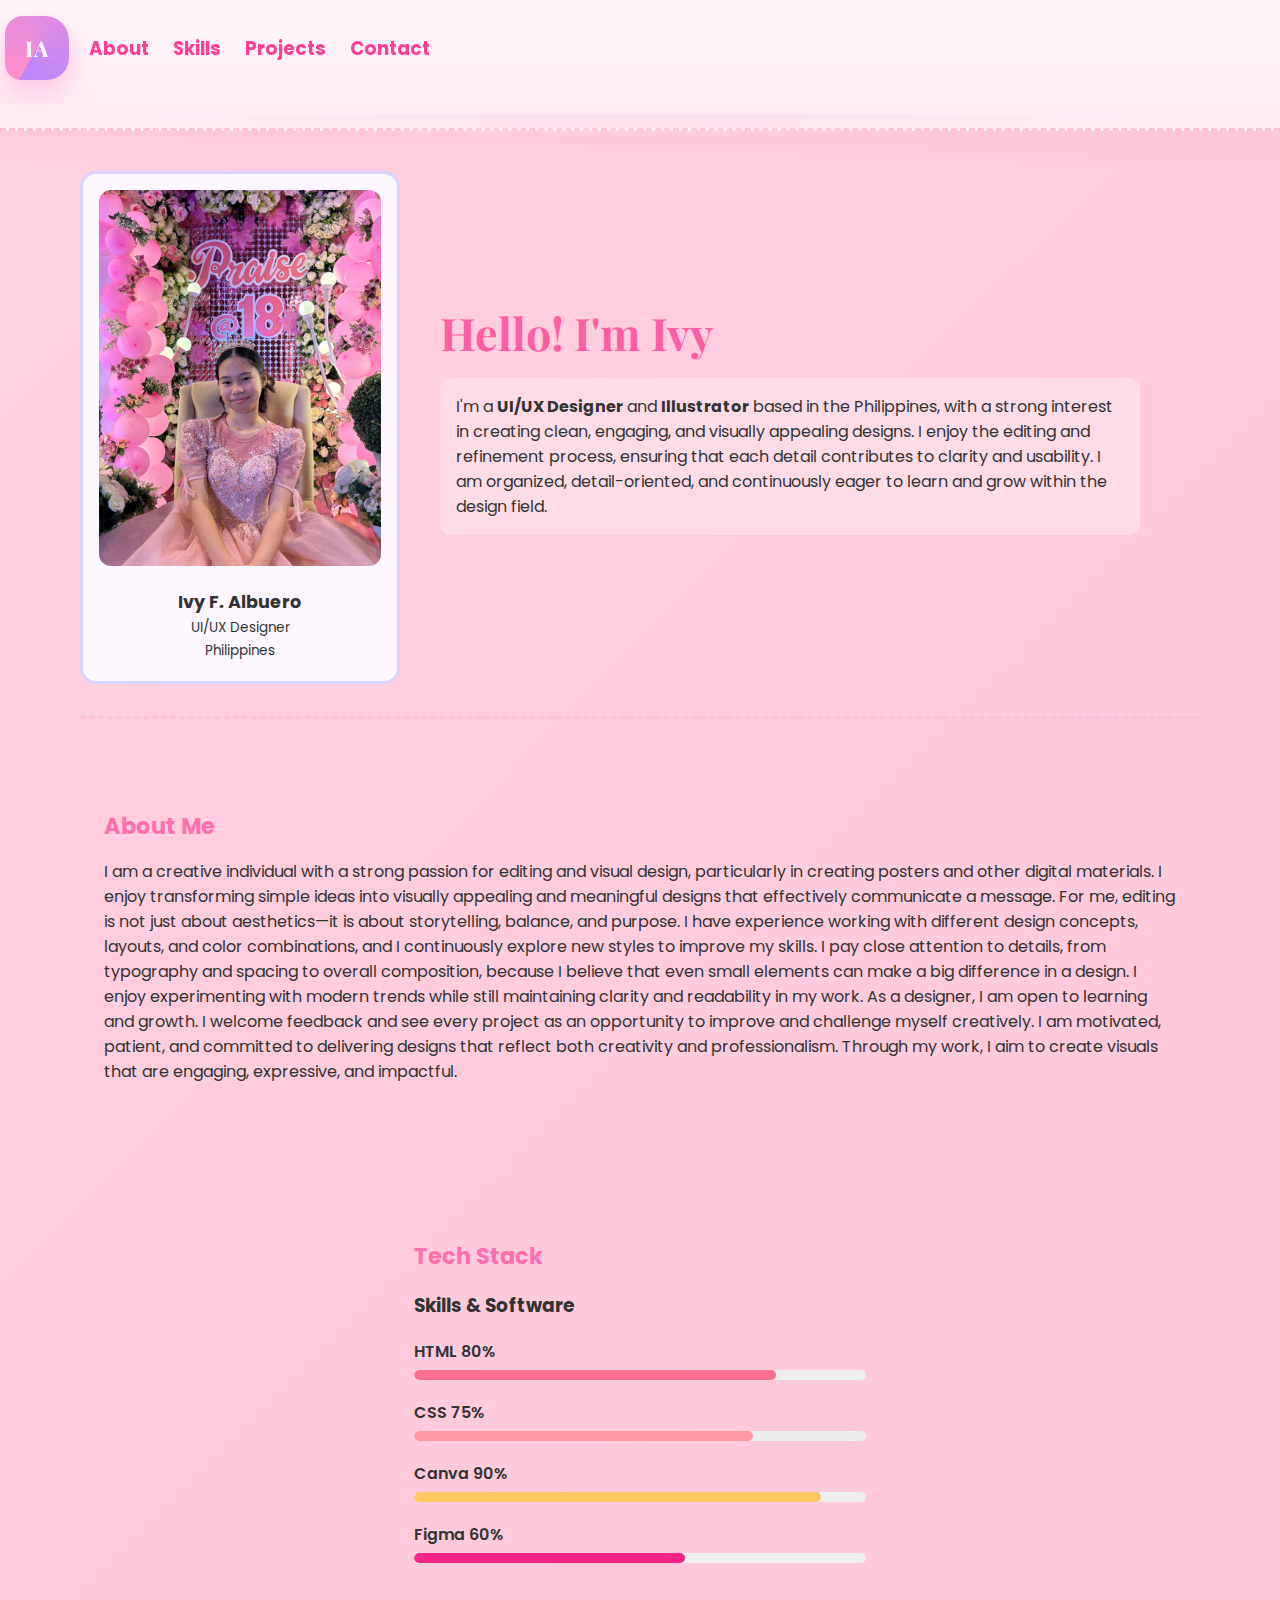
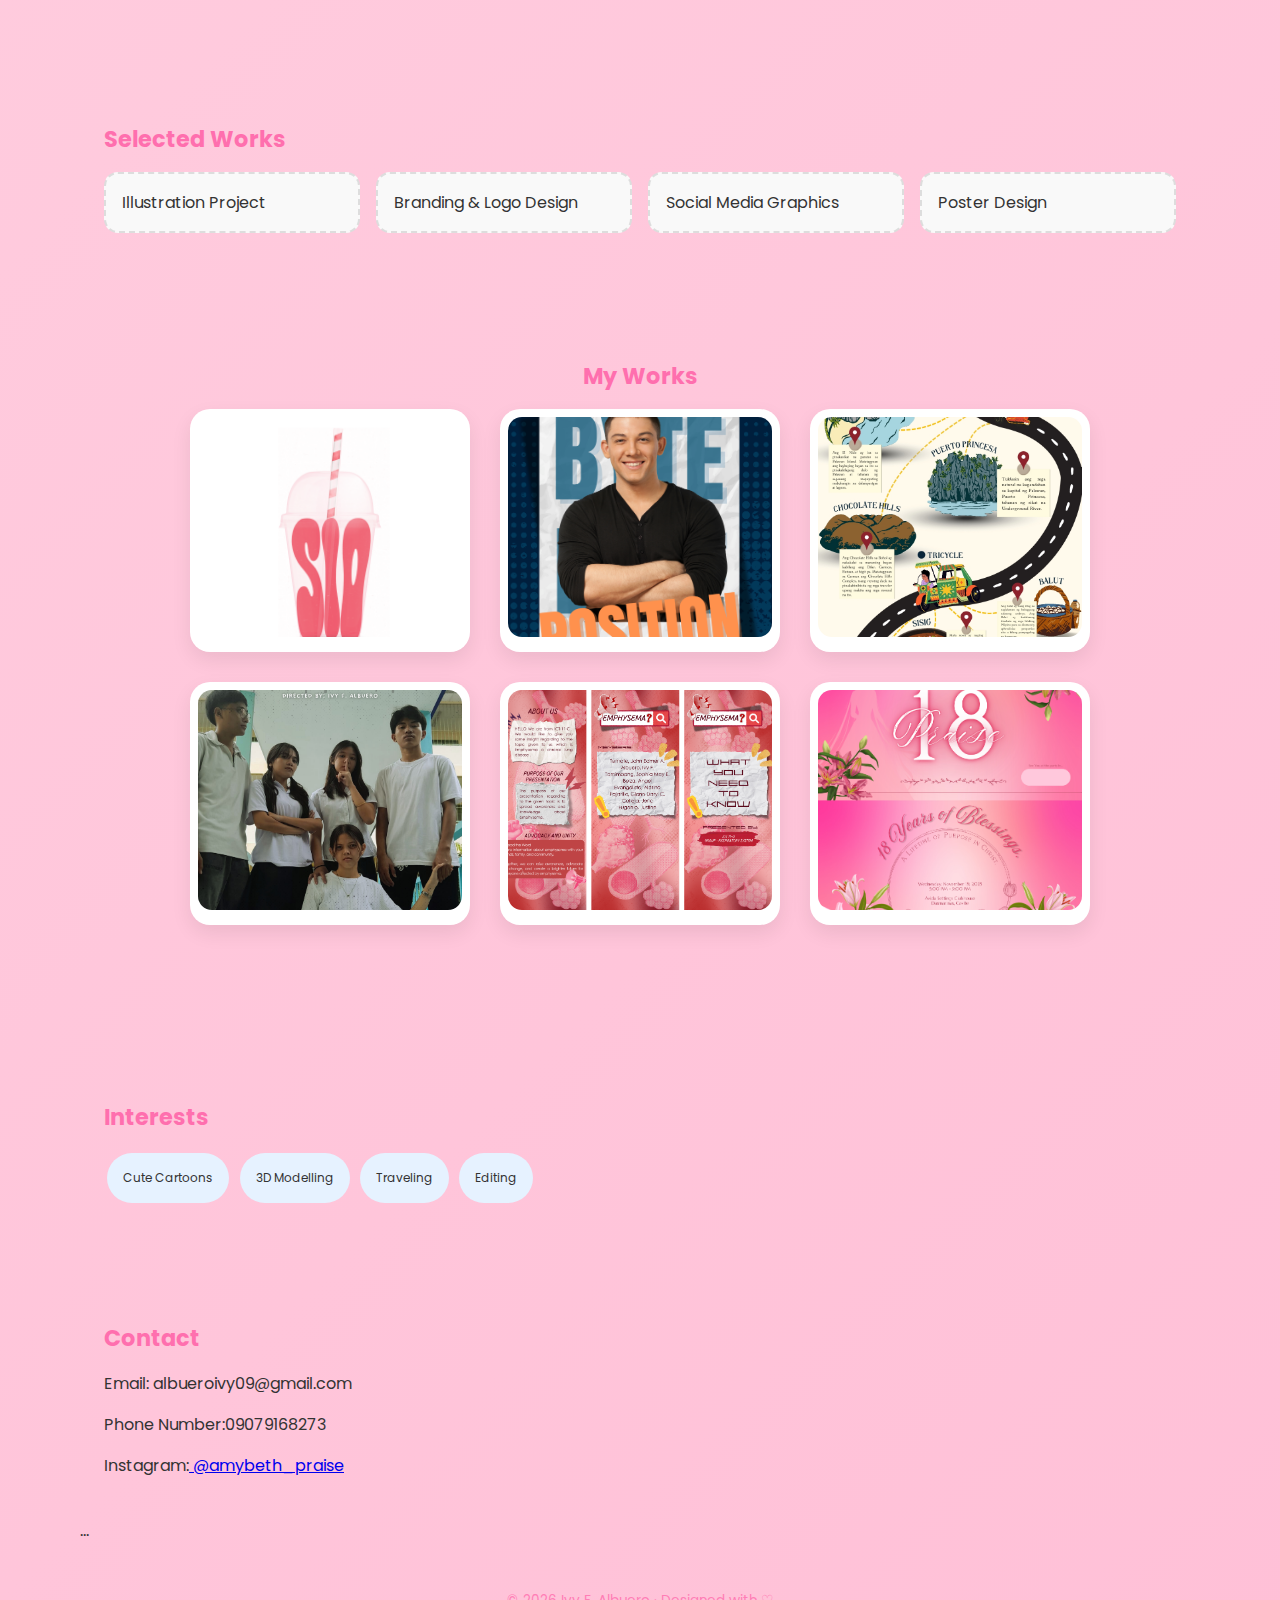
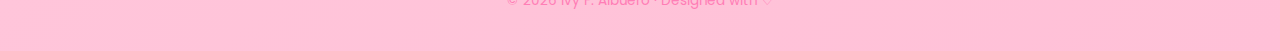
<file: index.html>
<!DOCTYPE html>
<html lang="en">
<head>
  <meta charset="UTF-8" />
  <meta name="viewport" content="width=device-width, initial-scale=1.0" />
  <title> Ivy F. Albuero | UI/UX Designer</title>
   <link rel="stylesheet" href="style.css">
  <link href="https://fonts.googleapis.com/css2?family=Playfair+Display:wght@600&family=Poppins:wght@300;400;500&display=swap" rel="stylesheet">
</head>
<body>
  <header class="top-header">
    <nav>
      <a href="#" class="logo" aria-label="Ivy F. Albuero home">
        <span class="logo-shape">IA</span>
      </a>
      <ul>
        <li><a href = "#about">About</a></li>
        <li><a href = "#skills">Skills</a></li>
        <li><a href = "#projects">Projects</a></li>
        <li><a href = "#contact">Contact</a></li>
      </ul>
    </nav>
  </header>
  <div class="container">
    <header>
      <div class="id-card">
        <img src="2c00fa67-b4bd-4009-9bda-669ed1467831.jpg" alt="Profile Photo" />
        <h3>Ivy F. Albuero</h3>
        <p>UI/UX Designer</p>
        <p>Philippines</p>
      </div>
      <div class="intro">
        <h1>Hello! I'm Ivy</h1>
        <div class="tagline">
          I'm a <strong>UI/UX Designer</strong> and <strong>Illustrator</strong> based in the Philippines, with a strong interest in creating clean, engaging, and visually appealing designs. I enjoy the editing and refinement process, ensuring that each detail contributes to clarity and usability. I am organized, detail-oriented, and continuously eager to learn and grow within the design field.
        </div>
      </div>
    </header>

    <section id="about">
      <h2>About Me</h2>
      <p>
       I am a creative individual with a strong passion for editing and visual design, particularly in creating posters and other digital materials. I enjoy transforming simple ideas into visually appealing and meaningful designs that effectively communicate a message. For me, editing is not just about aesthetics—it is about storytelling, balance, and purpose.

I have experience working with different design concepts, layouts, and color combinations, and I continuously explore new styles to improve my skills. I pay close attention to details, from typography and spacing to overall composition, because I believe that even small elements can make a big difference in a design. I enjoy experimenting with modern trends while still maintaining clarity and readability in my work.

As a designer, I am open to learning and growth. I welcome feedback and see every project as an opportunity to improve and challenge myself creatively. I am motivated, patient, and committed to delivering designs that reflect both creativity and professionalism. Through my work, I aim to create visuals that are engaging, expressive, and impactful.
      </p>
    </section>

   

  


    <section id="skills">

 <section class="skills">
  <h2>Tech Stack</h2>
  <h3>Skills & Software</h3>

      <div class="skill">
    <span>HTML</span>
    <span>80%</span>
    <div class="bar">
      <div class="fill html"></div>
    </div>
  </div>

  <div class="skill">
    <span>CSS</span>
    <span>75%</span>
    <div class="bar">
      <div class="fill css"></div>
    </div>
  </div>

  <div class="skill">
    <span>Canva</span>
    <span>90%</span>
    <div class="bar">
      <div class="fill js"></div>
    </div>
  </div>

  <div class="skill">
    <span>Figma</span>
    <span>60%</span>
    <div class="bar">
      <div class="fill figma"></div>
    </div>
  </div>
</section>

<!-- Image Modal -->
<div id="imageModal" class="modal">
  <span class="close">&times;</span>
  <img class="modal-content" id="modalImg">
</div>
</section>

<section id="projects">
      <h2>Selected Works</h2>
      <div class="grid">
        <div class="card">Illustration Project</div>
        <div class="card">Branding & Logo Design</div>
        <div class="card">Social Media Graphics</div>
        <div class="card">Poster Design</div>
      </div>
<section class="portfolio">
  <h2>My Works</h2>

  <div class="portfolio-grid">

    <a href="#" class="work-card">
      <img src="Your paragraph text (2).png" alt="Logo Design">
      <div class="overlay">
        <p>Logo Design</p>
      </div>
    </a>

    <a href="#" class="work-card">
      <img src="White Orange Modern Geometric Employee Name Card  (2).png" alt="ID">
      <div class="overlay">
        <p>ID Design</p>
      </div>
    </a>

    <a href="#" class="work-card">
      <img src="GDH.jpg" alt="Infographic">
      <div class="overlay">
        <p>Infographic</p>
      </div>
    </a>
     <a href="#" class="work-card">
      <img src="Misteryo (2).png" alt="Poster">
          <div class="overlay"><p>Poster Design</p></div> 
    </a>

    <a href="#" class="work-card">
      <img src="sgd.png" alt="Flyer">
      <div class="overlay"><p>Flyer Design</p></div>
    </a>

    <a href="https://sites.google.com/view/praiseturns18/praise" 
   class="work-card" 
   target="_blank" 
   rel="noopener noreferrer">

  <img src="Praise.png" alt="Website Design">
  
  <div class="overlay">
    <p>Live Website</p>
  </div>

</a>
  </div>
</section>

  
    </section>

    <section id="interests">
      <h2>Interests</h2>
      <div class="tags">
        <span>Cute Cartoons</span>
        <span>3D Modelling</span>
        <span>Traveling</span>
        <span>Editing</span>
      </div>
    </section>

    <section id="contact">
      <h2>Contact</h2>
<p>Email: albueroivy09@gmail.com</p>
<p>Phone Number:09079168273</p>
<p>Instagram:<a href="https://www.instagram.com/amybeth_praise/"> @amybeth_praise</a></p>

</section>

 ...
<footer>
  © 2026 Ivy F. Albuero · Designed with ♡
</footer>
</div>

<script src="script.js"></script>
</body>
</html>
</file>
<file: style.css>
html {
  scroll-behavior: smooth;
}

* { box-sizing: border-box; }

body {
  /* Mouse position variables controlled by JS */
  --mx: 50%;
  --my: 50%;

  margin: 0;
  font-family: 'Poppins', sans-serif;

  /* Pink animated interactive background */
  background:
    radial-gradient(500px at calc(var(--mx) + 10%) calc(var(--my) + 5%), rgba(255, 105, 180, 0.35), transparent 55%),
    radial-gradient(800px at calc(var(--mx) - 15%) calc(var(--my) + 20%), rgba(255, 182, 193, 0.35), transparent 65%),
    radial-gradient(1000px at var(--mx) var(--my), rgba(255, 192, 203, 0.25), transparent 70%),
    linear-gradient(135deg, #ffd1e1, #ffc0d7 50%, #ffabc8);
  background-size: 200% 200%, 200% 200%, 200% 200%, 200% 200%;
  background-repeat: no-repeat;
  color: #333;
}

/* Top header with decorative shape and logo */
.top-header {
  position: sticky;
  top: 0;
  z-index: 100;
  background: linear-gradient(180deg, #fff7fb 0%, #ffeaf3 100%);
  border-bottom: 3px dashed #ffc1d9;
  box-shadow: 0 8px 24px rgba(255, 182, 193, 0.25);
  transition: transform 0.3s ease;
}
.top-header.hidden {
  transform: translateY(-100%);
}
.top-header::after {
  /* A soft curved accent below the header */
  content: "";
  position: absolute;
  left: 0;
  right: 0;
  bottom: -14px;
  height: 28px;
  background: radial-gradient(80% 140% at 50% -20%, #ffe1ef, transparent 70%);
  pointer-events: none;
}
.top-header nav {
  max-width: 1200px;
  margin: 0 auto;
  padding: 1rem .3rem;
  display: flex;
  align-items: center;
  justify-content: center; /* center nav items */
  gap: 1.25rem;
}
.top-header ul {
  list-style: none;
  display: flex;
  gap: 1.5rem;
  margin:0;
  padding: 0;
  text-align: center;
}
.top-header a {
  color: #ff3f93;
  text-decoration: none;
  font-weight: 700; /* bolder nav */
  font-size: 1.15rem; /* bigger text */
}
.top-header a:hover { text-decoration: underline; }

/* Logo with a cute blob shape and your name */
.logo {
  display: flex;
  align-items: center;
  gap: 0.65rem;
  text-decoration: none;
  user-select: none;
}
.logo-shape {
  width: 64px; /* bigger logo */
  height: 64px;
  display: grid;
  place-items: center;
  background: conic-gradient(from 210deg, #ff8fca, #b987ff);
  color: #fff;
  border-radius: 18px 24px 22px 16px; /* larger blob */
  box-shadow: 0 12px 26px rgba(255, 143, 202, 0.45);
  font-family: 'Playfair Display', serif;
  font-weight: 700;
  font-size: 1.35rem;
  letter-spacing: 0.6px;
}
.logo-text {
  font-weight: 700;
  color: #ff3f93;
  letter-spacing: 0.4px;
  font-size: 1.2rem; /* a bit larger */
}

.container {
  max-width: 1200px;
  margin: auto;
  padding: 2.5rem;
  background: transparent; /* remove white background */
  backdrop-filter: none;
  border-radius: 24px;
  box-shadow: none;
}
header {
  display: grid;
  grid-template-columns: 320px 1fr;
  gap: 2.5rem;
  align-items: center;
  padding-bottom: 2rem;
  border-bottom: 3px dashed #ffc1d9;
}
.id-card {
  background: #fdf7ff;
  border-radius: 16px;
  padding: 1rem;
  text-align: center;
  border: 3px solid #d9d2ff;
}
.id-card img {
  width: 100%;
  border-radius: 12px;
  margin-bottom: 0.5rem;
}
.id-card h3 {
  margin: 0.5rem 0 0;
  font-size: 1.1rem;
}
.id-card p {
  font-size: 0.85rem;
  margin: 0.2rem 0;
}
.intro h1 {
  font-family: 'Playfair Display', serif;
  font-size: 2.8rem;
  margin: 0;
  color: #ff5fa2;
}
.intro .tagline {
  background: rgba(255, 233, 241, 0.5);
  padding: 1rem;
  border-radius: 12px;
  margin: 1rem 0;
  max-width: 700px;
}
section {
  margin-top: 3rem;
  padding: 1.5rem;
  background: transparent; /* fully transparent so pink bg shows through */
  border-radius: 20px;
  box-shadow: none;
}
h2 {
  font-size: 1.4rem;
  margin-bottom: 1rem;
  color: #ff6fae;

}
.grid {
  display: grid;
  grid-template-columns: repeat(auto-fit, minmax(200px, 1fr));
  gap: 1rem;
}
.card {
  background: #f9f9f9;
  padding: 1rem;
  border-radius: 14px;
  border: 2px dashed #ddd;
}
.tags span {
  display: inline-block;
  background: #e6f2ff;
  padding: 1rem 1rem;
  border-radius: 999px;
  font-size: 0.75rem;
  margin: 0.2rem;
}
footer {
  margin-top: 3rem;
  text-align: center;
  font-size: 0.85rem;
  color: #ff7eb6;
}
@media (max-width: 768px) {
  header { grid-template-columns: 1fr; }
  .top-header a { font-size: 1.05rem; }
  .logo-shape { width: 56px; height: 56px; font-size: 1.25rem; }
}

.skills {
  max-width: 500px;
  margin: auto;
}

.skill {
  margin-bottom: 20px;
}

.skill span {
  display: inline-block;
  font-weight: 600;
}

.skill span:last-child {
  float: right;
}

.bar {
  background: #eee;
  border-radius: 10px;
  overflow: hidden;
  height: 10px;
  margin-top: 6px;
}

.fill {
  height: 100%;
  border-radius: 10px;
}

.html { width: 80%; background: #ff6f91; }
.css { width: 75%; background: #ff9aa2; }
.js { width: 90%; background: #ffc75f; }
.figma { width: 60%; background: #f72585; }

.portfolio {
  padding: 60px 20px;
  text-align: center;
}

.portfolio-grid {
  display: grid;
  grid-template-columns: repeat(auto-fit, minmax(220px, 1fr));
  gap: 30px;
  max-width: 900px;
  margin: auto;
}

.work-card {
  position: relative;
  border-radius: 20px;
  background: white;
  padding: 8px; /* white frame */
  box-shadow: 0 8px 20px rgba(0,0,0,0.08);
  overflow: hidden;
  transition: transform 0.3s ease;
}

.work-card img {
  width: 100%;
  height: 220px;
  object-fit: cover;
  border-radius: 14px;
}

.work-card:hover {
  transform: translateY(-8px);
}

/* Hover Overlay */
.overlay {
  position: absolute;
  inset: 8px;
  background: rgba(255, 182, 193, 0.85);
  border-radius: 14px;
  display: flex;
  align-items: center;
  justify-content: center;
  opacity: 0;
  transition: opacity 0.3s ease;
}

.overlay p {
  color: white;
  font-weight: 600;
  font-size: 18px;
}

.work-card:hover .overlay {
  opacity: 1;
}

/* Modal Styles */
.modal {
  display: none;
  position: fixed;
  z-index: 1000;
  left: 0;
  top: 0;
  width: 100%;
  height: 100%;
  background-color: rgba(0, 0, 0, 0.9);
  justify-content: center;
  align-items: center;
}

.modal-content {
  max-width: 90%;
  max-height: 90%;
  object-fit: contain;
}

.close {
  position: absolute;
  top: 15px;
  right: 35px;
  color: #f1f1f1;
  font-size: 40px;
  font-weight: bold;
  cursor: pointer;
}

.close:hover,
.close:focus {
  color: #bbb;
  text-decoration: none;
  cursor: pointer;
}
</file>
